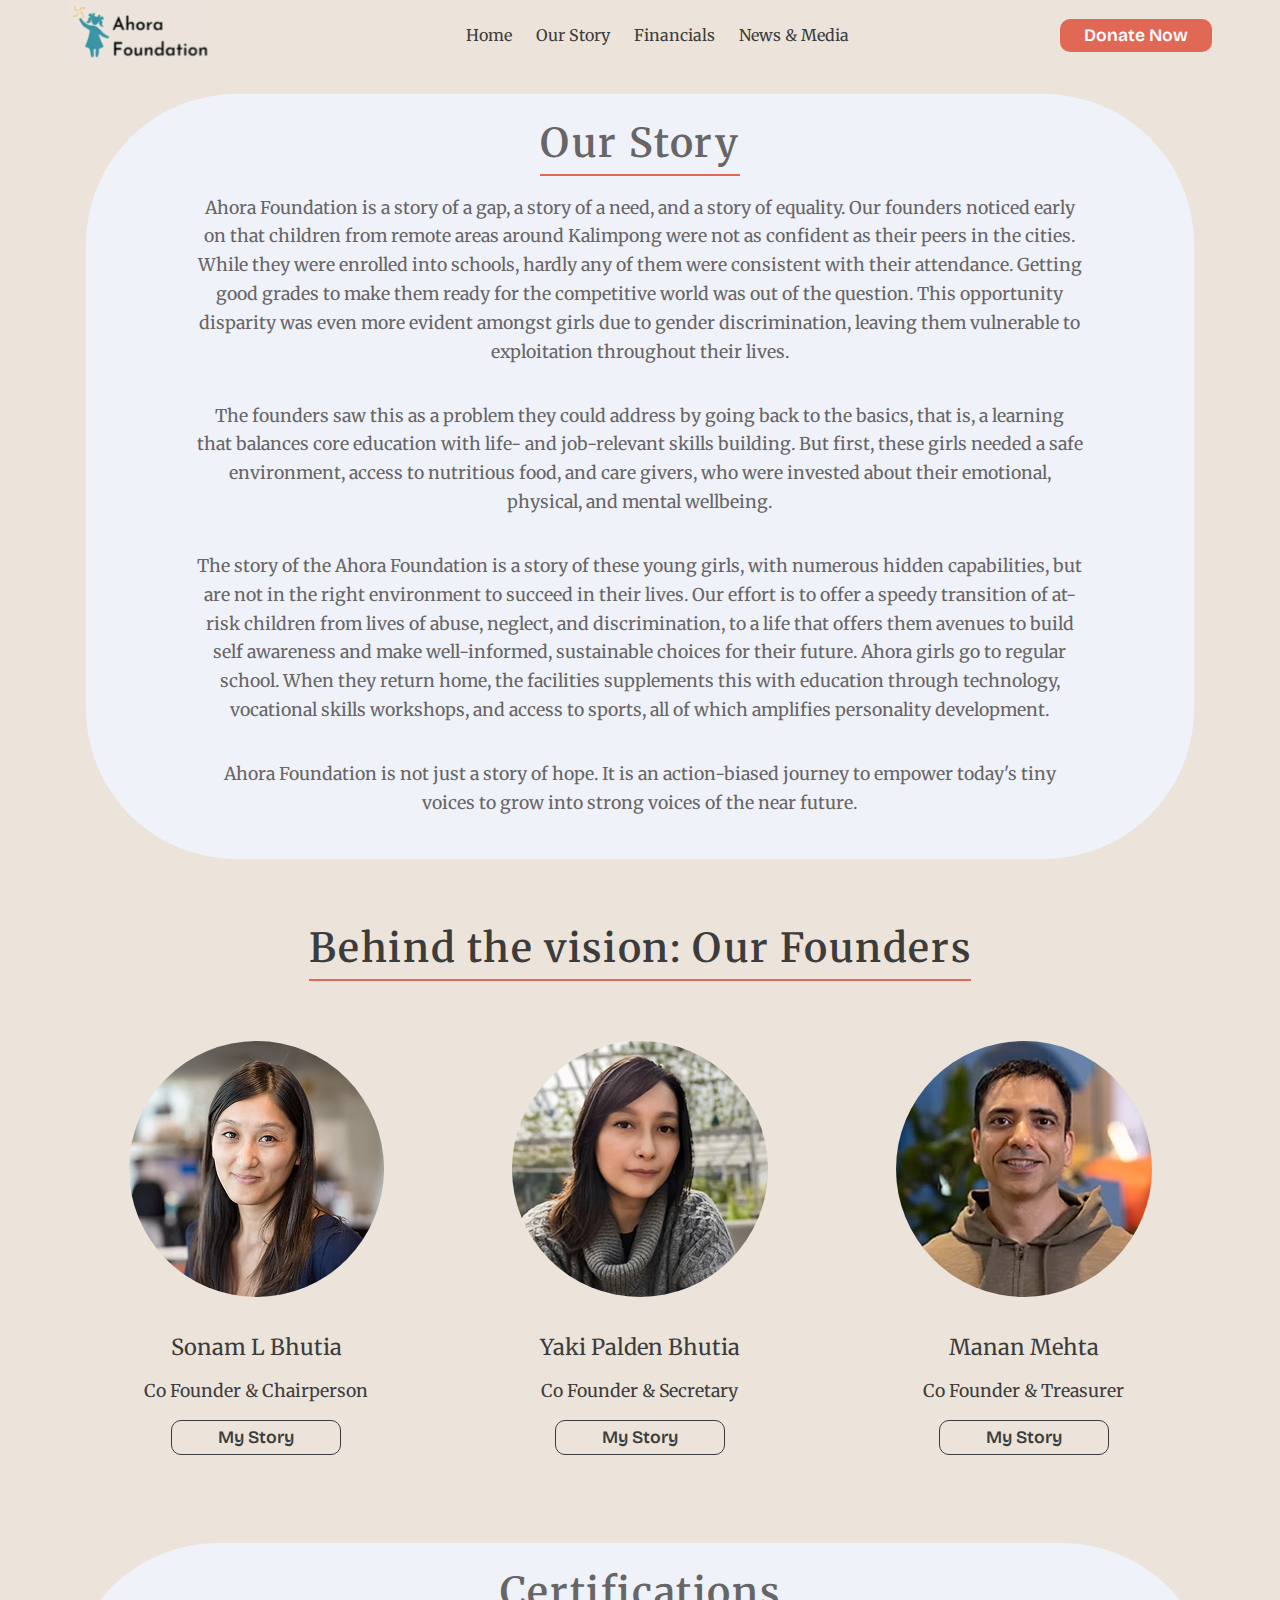
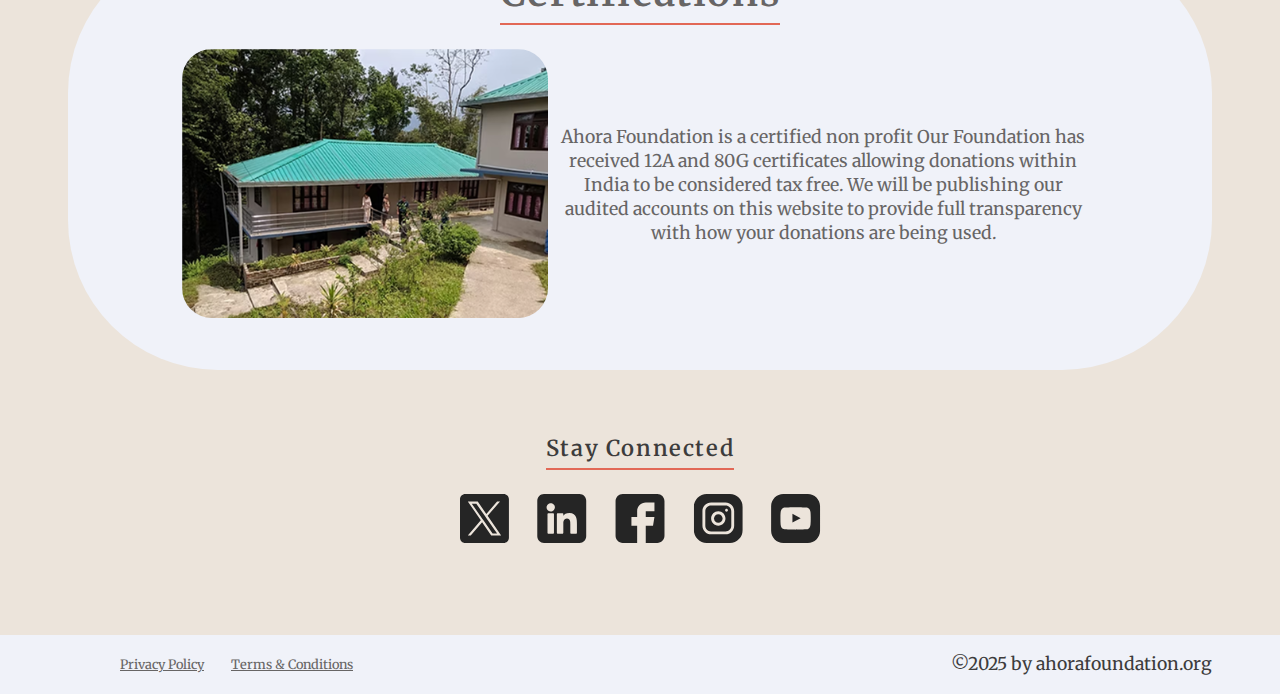
<file: aboutus.html>
<!DOCTYPE html>
<html lang="en">
  <head>
    <meta charset="UTF-8" />
    <meta name="viewport" content="width=device-width, initial-scale=1.0" />
    <link rel="preconnect" href="https://fonts.googleapis.com" />
    <link rel="preconnect" href="https://fonts.gstatic.com" crossorigin />
    <link
      href="https://fonts.googleapis.com/css2?family=Bricolage+Grotesque:opsz,wght@12..96,200..800&family=Merriweather:ital,opsz,wght@0,18..144,300..900;1,18..144,300..900&display=swap"
      rel="stylesheet"
    />
    <link rel="stylesheet" href="styles.css" />
    <title>Ahora Foundation - About Us</title>
  </head>
  <body>
    <nav class="navbar">
      <div class="container">
        <img src="assets/logo.svg" alt="Ahora Foundation Logo" id="logo" />
        <ul>
          <li><a href="index.html">Home</a></li>
          <li><a href="aboutus.html">Our Story</a></li>
          <li><a href="financials.html">Financials</a></li>
          <li><a href="#">News & Media</a></li>
        </ul>
        <a href="donate.html"
          ><button class="btn-primary">Donate Now</button></a
        >
      </div>
    </nav>
    <main>
      <div class="aboutusstory">
        <div class="container white-container">
          <h3 class="subtitle">Our Story</h3>
          <p>
            Ahora Foundation is a story of a gap, a story of a need, and a story
            of equality. Our founders noticed early on that children from remote
            areas around Kalimpong were not as confident as their peers in the
            cities. While they were enrolled into schools, hardly any of them
            were consistent with their attendance. Getting good grades to make
            them ready for the competitive world was out of the question. This
            opportunity disparity was even more evident amongst girls due to
            gender discrimination, leaving them vulnerable to exploitation
            throughout their lives.
          </p>
          <p>
            The founders saw this as a problem they could address by going back
            to the basics, that is, a learning that balances core education with
            life- and job-relevant skills building. But first, these girls
            needed a safe environment, access to nutritious food, and care
            givers, who were invested about their emotional, physical, and
            mental wellbeing.
          </p>
          <p>
            The story of the Ahora Foundation is a story of these young girls,
            with numerous hidden capabilities, but are not in the right
            environment to succeed in their lives. Our effort is to offer a
            speedy transition of at-risk children from lives of abuse, neglect,
            and discrimination, to a life that offers them avenues to build self
            awareness and make well-informed, sustainable choices for their
            future. Ahora girls go to regular school. When they return home, the
            facilities supplements this with education through technology,
            vocational skills workshops, and access to sports, all of which
            amplifies personality development.
          </p>
          <p>
            Ahora Foundation is not just a story of hope. It is an action-biased
            journey to empower today's tiny voices to grow into strong voices of
            the near future.
          </p>
        </div>
      </div>
      <div class="aboutusfounders">
        <div class="container">
          <h3 class="subtitle">Behind the vision: Our Founders</h3>

          <div class="aboutusfounderstory">
            <img src="assets/sonam.png" alt="Sonam" id="sonamphoto" />
            <h4 id="sonamname">Sonam L Bhutia</h4>
            <p id="sonamtitle">Co Founder & Chairperson</p>
            <a href="sonam.html"
              ><button class="btn-secondary" id="btn-sonam">My Story</button></a
            >
            <img src="assets/yaki.png" alt="Yaki" id="yakiphoto" />
            <h4 id="yakiname">Yaki Palden Bhutia</h4>
            <p id="yakititle">Co Founder & Secretary</p>
            <button class="btn-secondary" id="btn-yaki">My Story</button>
            <img src="assets/manan.png" alt="Manan" id="mananphoto" />
            <h4 id="mananname">Manan Mehta</h4>
            <p id="manantitle">Co Founder & Treasurer</p>
            <button class="btn-secondary" id="btn-manan">My Story</button>
          </div>
        </div>
      </div>
      <div class="certifications">
        <div class="container white-container">
          <h3 class="subtitle">Certifications</h3>
          <div class="two-columns">
            <div class="col-left">
              <img src="assets/foundation.png" alt="Foundation View" />
            </div>
            <div class="col-right">
              <p>
                Ahora Foundation is a certified non profit Our Foundation has
                received 12A and 80G certificates allowing donations within
                India to be considered tax free. We will be publishing our
                audited accounts on this website to provide full transparency
                with how your donations are being used.
              </p>
            </div>
          </div>
        </div>
      </div>
      <div class="connect">
        <div class="container">
          <h4 class="subtitle">Stay Connected</h4>
          <h3 id="connect-share">Connect. Share. Transform Lives</h3>
          <form action="#" id="connect-form">
            <input
              type="text"
              name="email"
              id="email"
              placeholder="Email Address"
            />
            <button type="submit" class="btn-primary">Join Us</button>
          </form>
          <div class="icons">
            <img src="assets/twitter-icon.svg" alt="Twitter Logo" />
            <img src="assets/linkedin-icon.svg" alt="Linkedin logo" />
            <img src="assets/facebook-icon.svg" alt="Facebook logo" />
            <img src="assets/insta-icon.svg" alt="Instagram Logo" />
            <img src="assets/youtube-icon.svg" alt="Youtube logo" />
          </div>
        </div>
      </div>
      <footer>
        <div class="container">
          <ul>
            <li><a href="#">Privacy Policy</a></li>
            <li><a href="#">Terms & Conditions</a></li>
          </ul>
          <p>©2025 by ahorafoundation.org</p>
        </div>
      </footer>
    </main>
  </body>
</html>
</file>
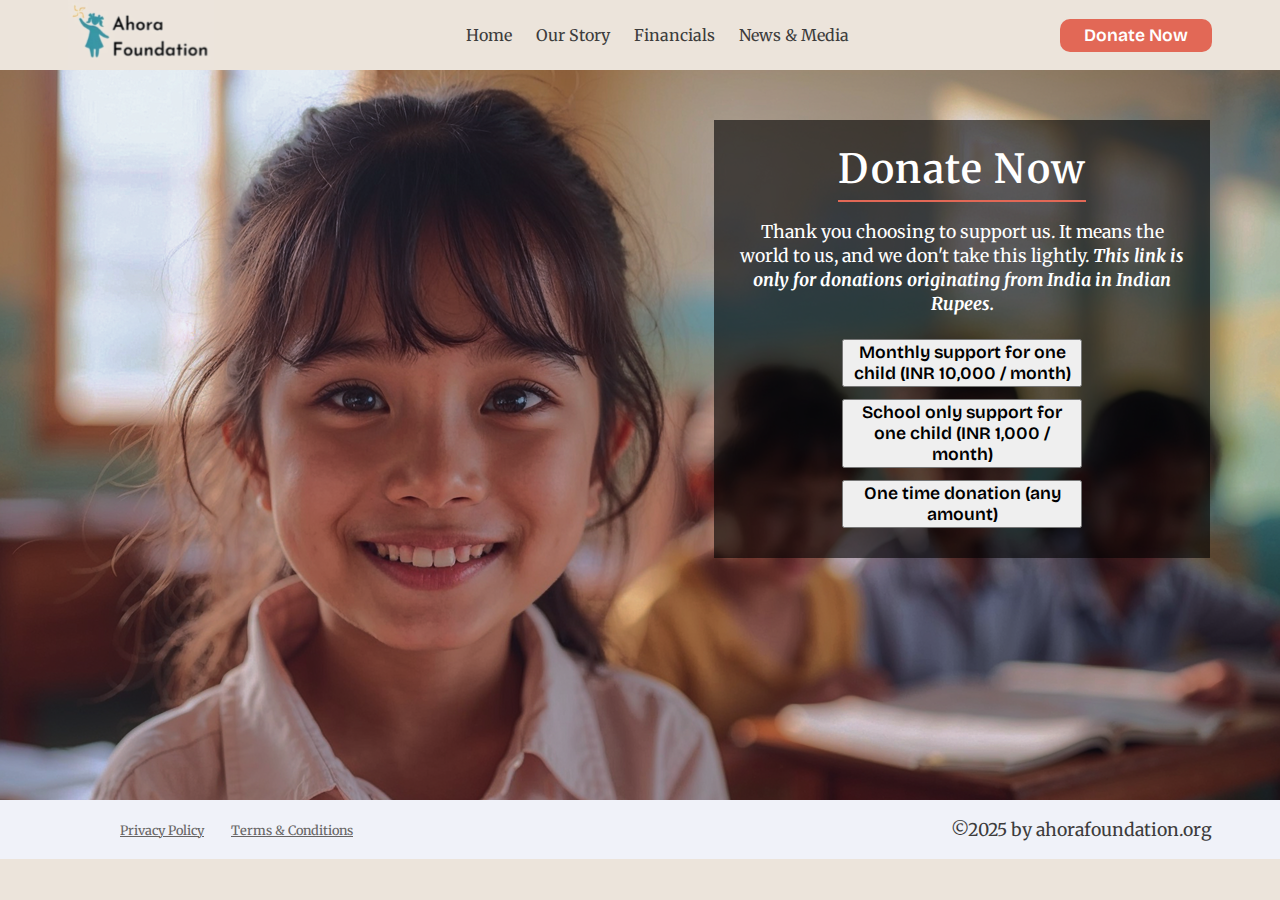
<file: donate.html>
<!DOCTYPE html>
<html lang="en">
  <head>
    <meta charset="UTF-8" />
    <meta name="viewport" content="width=device-width, initial-scale=1.0" />
    <link rel="preconnect" href="https://fonts.googleapis.com" />
    <link rel="preconnect" href="https://fonts.gstatic.com" crossorigin />
    <link
      href="https://fonts.googleapis.com/css2?family=Bricolage+Grotesque:opsz,wght@12..96,200..800&family=Merriweather:ital,opsz,wght@0,18..144,300..900;1,18..144,300..900&display=swap"
      rel="stylesheet"
    />
    <link rel="stylesheet" href="styles.css" />
    <title>Ahora Foundation</title>
  </head>
  <body>
    <nav class="navbar">
      <div class="container">
        <img src="assets/logo.svg" alt="Ahora Foundation Logo" id="logo" />
        <ul>
          <li><a href="index.html">Home</a></li>
          <li><a href="aboutus.html">Our Story</a></li>
          <li><a href="financials.html">Financials</a></li>
          <li><a href="#">News & Media</a></li>
        </ul>
        <a href="donate.html"
          ><button class="btn-primary">Donate Now</button></a
        >
      </div>
    </nav>
    <main>
      <div class="donatebanner">
        <div class="container">
          <img src="assets/bannerdonate.png" alt="Child" id="bannerdonate" />
          <div class="paymentlinks">
            <h3 class="subtitle">Donate Now</h3>
            <p>
              Thank you choosing to support us. It means the world to us, and we
              don't take this lightly.
              <em
                ><b
                  >This link is only for donations originating from India in
                  Indian Rupees.</b
                ></em
              >
            </p>
            <a href="https://rzp.io/rzp/wvrsNmM"
              ><button class="donate">
                Monthly support for one child (INR 10,000 / month)
              </button></a
            >
            <a href="https://rzp.io/rzp/rXbVvZu"
              ><button class="donate">
                School only support for one child (INR 1,000 / month)
              </button></a
            >
            <a href="https://rzp.io/rzp/mRddEfhj"
              ><button class="donate">One time donation (any amount)</button></a
            >
          </div>
        </div>
      </div>
      <footer>
        <div class="container">
          <ul>
            <li><a href="#">Privacy Policy</a></li>
            <li><a href="#">Terms & Conditions</a></li>
          </ul>
          <p>©2025 by ahorafoundation.org</p>
        </div>
      </footer>
    </main>
  </body>
</html>
</file>
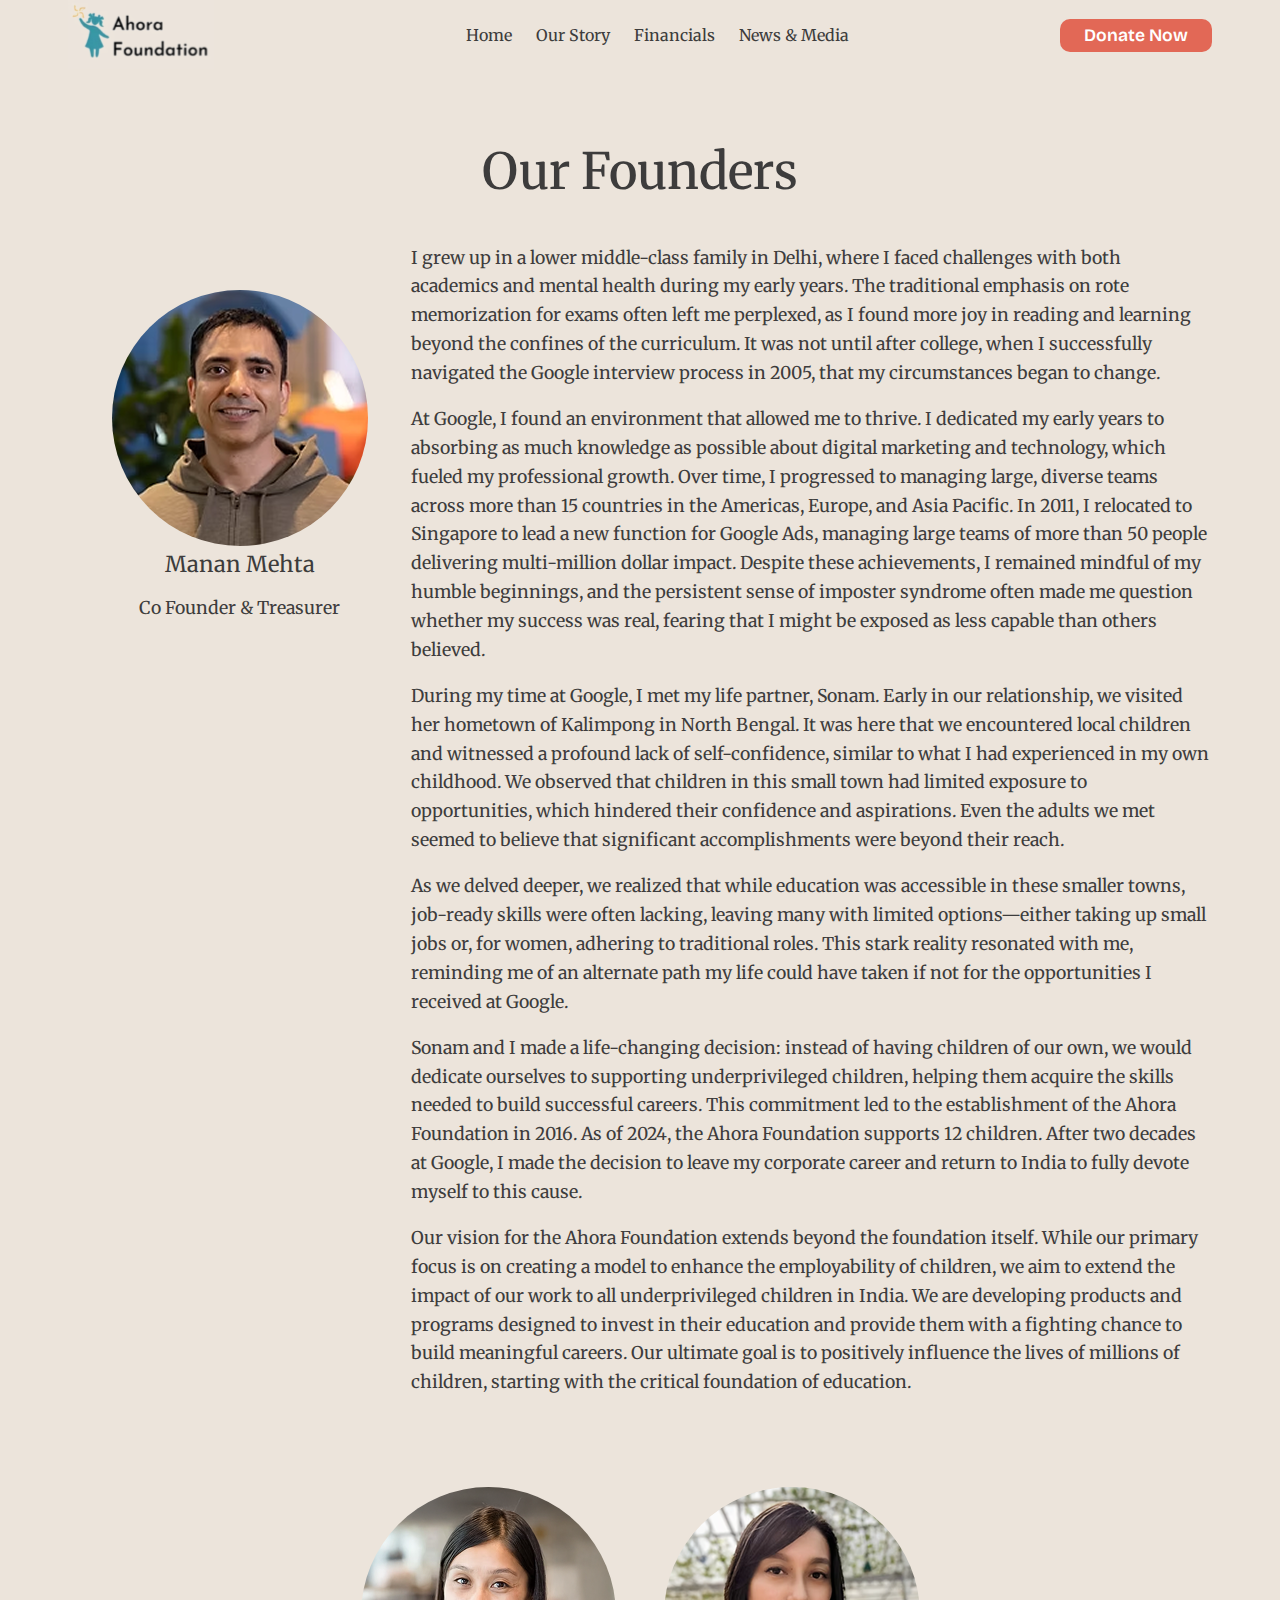
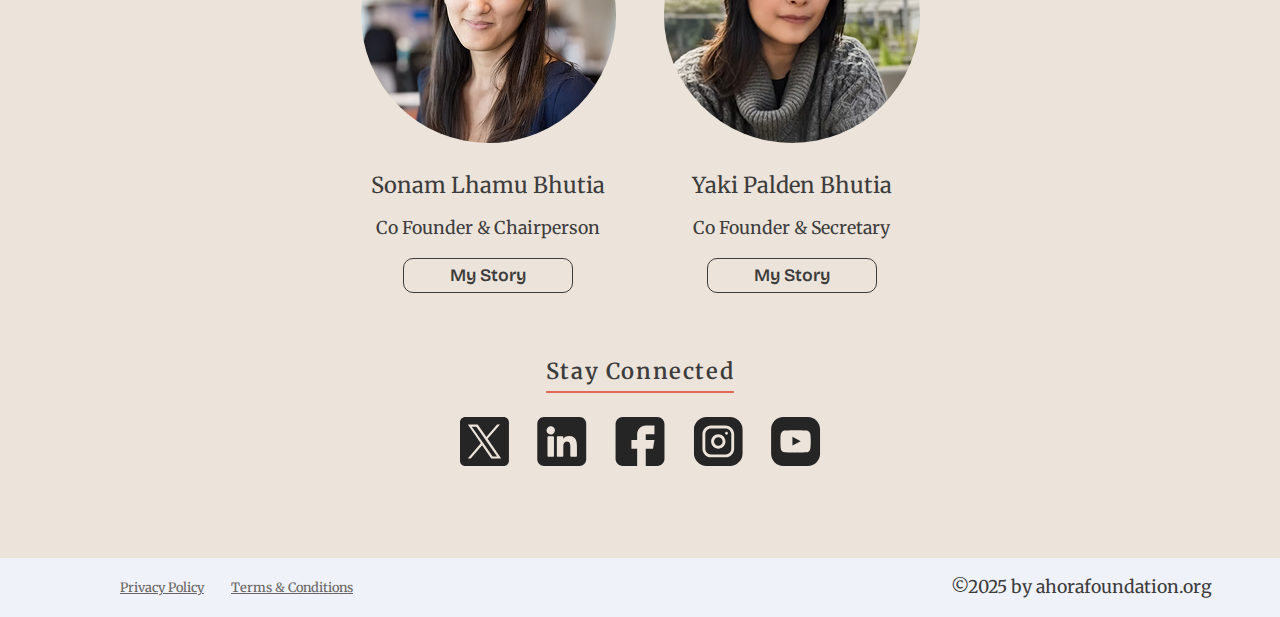
<file: manan.html>
<!DOCTYPE html>
<html lang="en">
  <head>
    <meta charset="UTF-8" />
    <meta name="viewport" content="width=device-width, initial-scale=1.0" />
    <link rel="preconnect" href="https://fonts.googleapis.com" />
    <link rel="preconnect" href="https://fonts.gstatic.com" crossorigin />
    <link
      href="https://fonts.googleapis.com/css2?family=Bricolage+Grotesque:opsz,wght@12..96,200..800&family=Merriweather:ital,opsz,wght@0,18..144,300..900;1,18..144,300..900&display=swap"
      rel="stylesheet"
    />
    <link rel="stylesheet" href="styles.css" />
    <title>Ahora Foundation - Founder Profile - Sonam</title>
  </head>
  <body>
    <nav class="navbar">
      <div class="container">
        <img src="assets/logo.svg" alt="Ahora Foundation Logo" id="logo" />
        <ul>
          <li><a href="index.html">Home</a></li>
          <li><a href="aboutus.html">Our Story</a></li>
          <li><a href="financials.html">Financials</a></li>
          <li><a href="#">News & Media</a></li>
        </ul>
        <a href="donate.html"
          ><button class="btn-primary">Donate Now</button></a
        >
      </div>
    </nav>
    <main>
      <div class="founder">
        <div class="container">
          <h1>Our Founders</h1>
          <div class="two-columns">
            <div class="col-left">
              <img src="assets/manan.png" alt="Manan" />
              <h4>Manan Mehta</h4>
              <p>Co Founder & Treasurer</p>
            </div>
            <div class="col-right">
              <p>
                I grew up in a lower middle-class family in Delhi, where I faced
                challenges with both academics and mental health during my early
                years. The traditional emphasis on rote memorization for exams
                often left me perplexed, as I found more joy in reading and
                learning beyond the confines of the curriculum. It was not until
                after college, when I successfully navigated the Google
                interview process in 2005, that my circumstances began to
                change.
              </p>
              <p>
                At Google, I found an environment that allowed me to thrive. I
                dedicated my early years to absorbing as much knowledge as
                possible about digital marketing and technology, which fueled my
                professional growth. Over time, I progressed to managing large,
                diverse teams across more than 15 countries in the Americas,
                Europe, and Asia Pacific. In 2011, I relocated to Singapore to
                lead a new function for Google Ads, managing large teams of more
                than 50 people delivering multi-million dollar impact. Despite
                these achievements, I remained mindful of my humble beginnings,
                and the persistent sense of imposter syndrome often made me
                question whether my success was real, fearing that I might be
                exposed as less capable than others believed.
              </p>
              <p>
                During my time at Google, I met my life partner, Sonam. Early in
                our relationship, we visited her hometown of Kalimpong in North
                Bengal. It was here that we encountered local children and
                witnessed a profound lack of self-confidence, similar to what I
                had experienced in my own childhood. We observed that children
                in this small town had limited exposure to opportunities, which
                hindered their confidence and aspirations. Even the adults we
                met seemed to believe that significant accomplishments were
                beyond their reach.
              </p>
              <p>
                As we delved deeper, we realized that while education was
                accessible in these smaller towns, job-ready skills were often
                lacking, leaving many with limited options—either taking up
                small jobs or, for women, adhering to traditional roles. This
                stark reality resonated with me, reminding me of an alternate
                path my life could have taken if not for the opportunities I
                received at Google.
              </p>
              <p>
                Sonam and I made a life-changing decision: instead of having
                children of our own, we would dedicate ourselves to supporting
                underprivileged children, helping them acquire the skills needed
                to build successful careers. This commitment led to the
                establishment of the Ahora Foundation in 2016. As of 2024, the
                Ahora Foundation supports 12 children. After two decades at
                Google, I made the decision to leave my corporate career and
                return to India to fully devote myself to this cause.
              </p>
              <p>
                Our vision for the Ahora Foundation extends beyond the
                foundation itself. While our primary focus is on creating a
                model to enhance the employability of children, we aim to extend
                the impact of our work to all underprivileged children in India.
                We are developing products and programs designed to invest in
                their education and provide them with a fighting chance to build
                meaningful careers. Our ultimate goal is to positively influence
                the lives of millions of children, starting with the critical
                foundation of education.
              </p>
            </div>
          </div>
        </div>
      </div>
      <div class="other-founders">
        <div class="container">
          <div class="two-columns">
            <div class="col-left">
              <img src="assets/sonam.png" alt="Sonam" id="sonamphoto" />
              <h4 id="sonamname">Sonam Lhamu Bhutia</h4>
              <p id="sonamtitle">Co Founder & Chairperson</p>
              <a href="sonam.html"
                ><button class="btn-secondary" id="btn-sonam">My Story</button>
              </a>
            </div>
            <div class="col-right">
              <img src="assets/yaki.png" alt="yaki" id="yakiphoto" />
              <h4 id="yakiname">Yaki Palden Bhutia</h4>
              <p id="yakititle">Co Founder & Secretary</p>
              <a href="yaki.html"
                ><button class="btn-secondary" id="btn-yaki">My Story</button>
              </a>
            </div>
          </div>
        </div>
      </div>

      <div class="connect">
        <div class="container">
          <h4 class="subtitle">Stay Connected</h4>
          <h3 id="connect-share">Connect. Share. Transform Lives</h3>
          <form action="#" id="connect-form">
            <input
              type="text"
              name="email"
              id="email"
              placeholder="Email Address"
            />
            <button type="submit" class="btn-primary">Join Us</button>
          </form>
          <div class="icons">
            <img src="assets/twitter-icon.svg" alt="Twitter Logo" />
            <img src="assets/linkedin-icon.svg" alt="Linkedin logo" />
            <img src="assets/facebook-icon.svg" alt="Facebook logo" />
            <img src="assets/insta-icon.svg" alt="Instagram Logo" />
            <img src="assets/youtube-icon.svg" alt="Youtube logo" />
          </div>
        </div>
      </div>
      <footer>
        <div class="container">
          <ul>
            <li><a href="#">Privacy Policy</a></li>
            <li><a href="#">Terms & Conditions</a></li>
          </ul>
          <p>©2025 by ahorafoundation.org</p>
        </div>
      </footer>
    </main>
  </body>
</html>
</file>
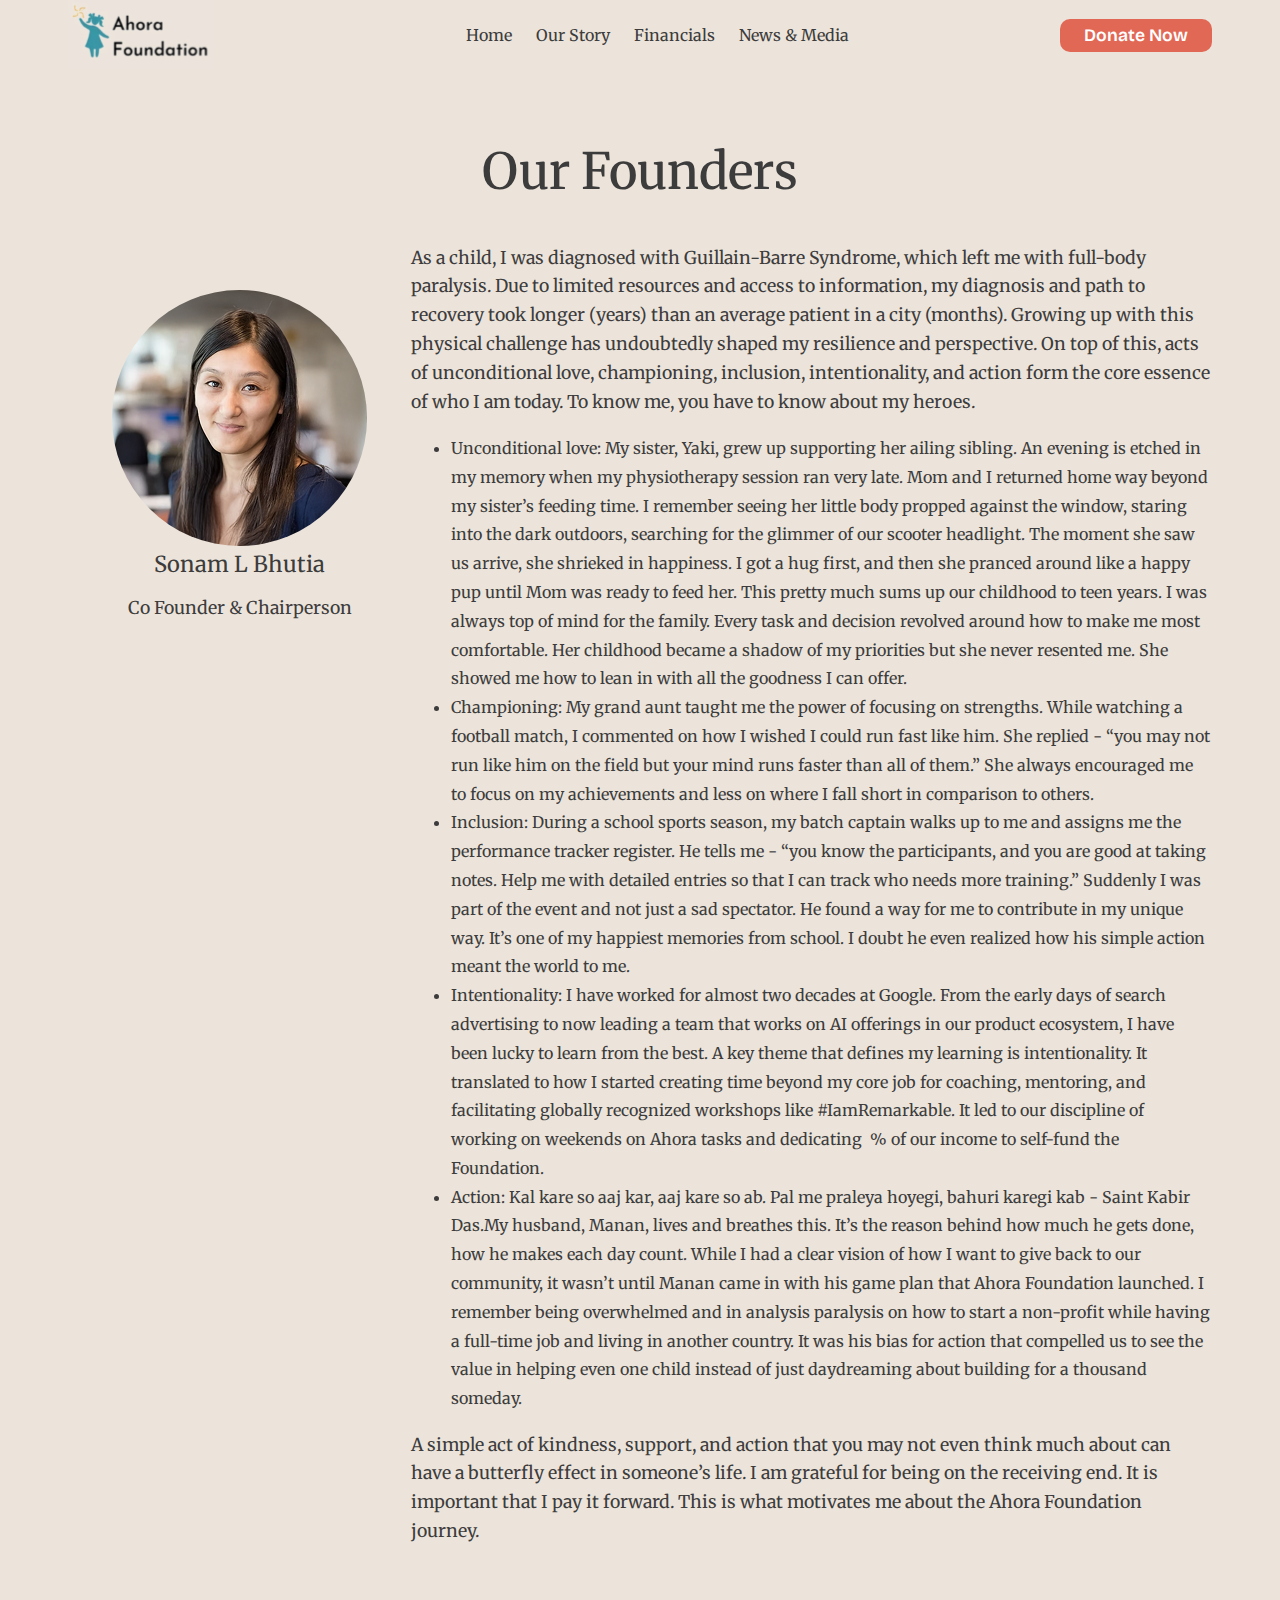
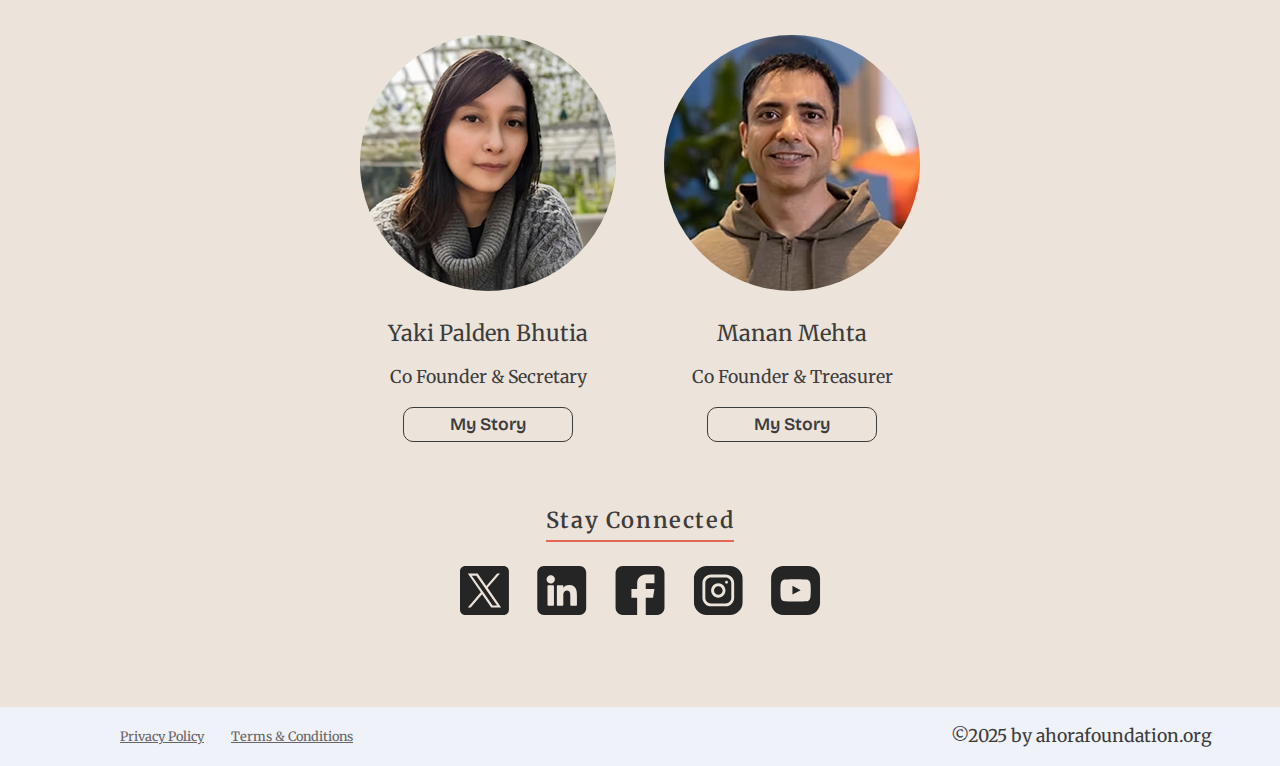
<file: sonam.html>
<!DOCTYPE html>
<html lang="en">
  <head>
    <meta charset="UTF-8" />
    <meta name="viewport" content="width=device-width, initial-scale=1.0" />
    <link rel="preconnect" href="https://fonts.googleapis.com" />
    <link rel="preconnect" href="https://fonts.gstatic.com" crossorigin />
    <link
      href="https://fonts.googleapis.com/css2?family=Bricolage+Grotesque:opsz,wght@12..96,200..800&family=Merriweather:ital,opsz,wght@0,18..144,300..900;1,18..144,300..900&display=swap"
      rel="stylesheet"
    />
    <link rel="stylesheet" href="styles.css" />
    <title>Ahora Foundation - Founder Profile - Sonam</title>
  </head>
  <body>
    <nav class="navbar">
      <div class="container">
        <img src="assets/logo.svg" alt="Ahora Foundation Logo" id="logo" />
        <ul>
          <li><a href="index.html">Home</a></li>
          <li><a href="aboutus.html">Our Story</a></li>
          <li><a href="financials.html">Financials</a></li>
          <li><a href="#">News & Media</a></li>
        </ul>
        <a href="donate.html"
          ><button class="btn-primary">Donate Now</button></a
        >
      </div>
    </nav>
    <main>
      <div class="founder">
        <div class="container">
          <h1>Our Founders</h1>
          <div class="two-columns">
            <div class="col-left">
              <img src="assets/sonam.png" alt="Sonam" />
              <h4>Sonam L Bhutia</h4>
              <p>Co Founder & Chairperson</p>
            </div>
            <div class="col-right">
              <p>
                As a child, I was diagnosed with Guillain-Barre Syndrome, which
                left me with full-body paralysis. Due to limited resources and
                access to information, my diagnosis and path to recovery took
                longer (years) than an average patient in a city (months).
                Growing up with this physical challenge has undoubtedly shaped
                my resilience and perspective. On top of this, acts of
                unconditional love, championing, inclusion, intentionality, and
                action form the core essence of who I am today. To know me, you
                have to know about my heroes.
              </p>
              <p></p>
              <ul>
                <li>
                  Unconditional love: My sister, Yaki, grew up supporting her
                  ailing sibling. An evening is etched in my memory when my
                  physiotherapy session ran very late. Mom and I returned home
                  way beyond my sister’s feeding time. I remember seeing her
                  little body propped against the window, staring into the dark
                  outdoors, searching for the glimmer of our scooter headlight.
                  The moment she saw us arrive, she shrieked in happiness. I got
                  a hug first, and then she pranced around like a happy pup
                  until Mom was ready to feed her. This pretty much sums up our
                  childhood to teen years. I was always top of mind for the
                  family. Every task and decision revolved around how to make me
                  most comfortable. Her childhood became a shadow of my
                  priorities but she never resented me. She showed me how to
                  lean in with all the goodness I can offer.
                </li>
                <li>
                  Championing: My grand aunt taught me the power of focusing on
                  strengths. While watching a football match, I commented on how
                  I wished I could run fast like him. She replied - “you may not
                  run like him on the field but your mind runs faster than all
                  of them.” She always encouraged me to focus on my achievements
                  and less on where I fall short in comparison to others. 
                </li>
                <li>
                  Inclusion: During a school sports season, my batch captain
                  walks up to me and assigns me the performance tracker
                  register. He tells me - “you know the participants, and you
                  are good at taking notes. Help me with detailed entries so
                  that I can track who needs more training.” Suddenly I was part
                  of the event and not just a sad spectator. He found a way for
                  me to contribute in my unique way. It’s one of my happiest
                  memories from school. I doubt he even realized how his simple
                  action meant the world to me.
                </li>
                <li>
                  Intentionality: I have worked for almost two decades at
                  Google. From the early days of search advertising to now
                  leading a team that works on AI offerings in our product
                  ecosystem, I have been lucky to learn from the best. A key
                  theme that defines my learning is intentionality. It
                  translated to how I started creating time beyond my core job
                  for coaching, mentoring, and facilitating globally recognized
                  workshops like #IamRemarkable. It led to our discipline of
                  working on weekends on Ahora tasks and dedicating  % of our
                  income to self-fund the Foundation. 
                </li>
                <li>
                  Action: Kal kare so aaj kar, aaj kare so ab. Pal me praleya
                  hoyegi, bahuri karegi kab - Saint Kabir Das.My husband, Manan,
                  lives and breathes this. It’s the reason behind how much he
                  gets done, how he makes each day count. While I had a clear
                  vision of how I want to give back to our community, it wasn’t
                  until Manan came in with his game plan that Ahora Foundation
                  launched. I remember being overwhelmed and in analysis
                  paralysis on how to start a non-profit while having a
                  full-time job and living in another country. It was his bias
                  for action that compelled us to see the value in helping even
                  one child instead of just daydreaming about building for a
                  thousand someday.
                </li>
              </ul>

              <p>
                A simple act of kindness, support, and action that you may not
                even think much about can have a butterfly effect in someone’s
                life. I am grateful for being on the receiving end. It is
                important that I pay it forward. This is what motivates me about
                the Ahora Foundation journey.
              </p>
            </div>
          </div>
        </div>
      </div>
      <div class="other-founders">
        <div class="container">
          <div class="two-columns">
            <div class="col-left">
              <img src="assets/yaki.png" alt="Yaki" id="yakiphoto" />
              <h4 id="yakiname">Yaki Palden Bhutia</h4>
              <p id="yakititle">Co Founder & Secretary</p>
              <a href="yaki.html"
                ><button class="btn-secondary" id="btn-yaki">
                  My Story
                </button></a
              >
            </div>
            <div class="col-right">
              <img src="assets/manan.png" alt="Manan" id="mananphoto" />
              <h4 id="mananname">Manan Mehta</h4>
              <p id="manantitle">Co Founder & Treasurer</p>
              <a href="manan.html"
                ><button class="btn-secondary" id="btn-manan">My Story</button>
              </a>
            </div>
          </div>
        </div>
      </div>

      <div class="connect">
        <div class="container">
          <h4 class="subtitle">Stay Connected</h4>
          <h3 id="connect-share">Connect. Share. Transform Lives</h3>
          <form action="#" id="connect-form">
            <input
              type="text"
              name="email"
              id="email"
              placeholder="Email Address"
            />
            <button type="submit" class="btn-primary">Join Us</button>
          </form>
          <div class="icons">
            <img src="assets/twitter-icon.svg" alt="Twitter Logo" />
            <img src="assets/linkedin-icon.svg" alt="Linkedin logo" />
            <img src="assets/facebook-icon.svg" alt="Facebook logo" />
            <img src="assets/insta-icon.svg" alt="Instagram Logo" />
            <img src="assets/youtube-icon.svg" alt="Youtube logo" />
          </div>
        </div>
      </div>
      <footer>
        <div class="container">
          <ul>
            <li><a href="#">Privacy Policy</a></li>
            <li><a href="#">Terms & Conditions</a></li>
          </ul>
          <p>©2025 by ahorafoundation.org</p>
        </div>
      </footer>
    </main>
  </body>
</html>
</file>
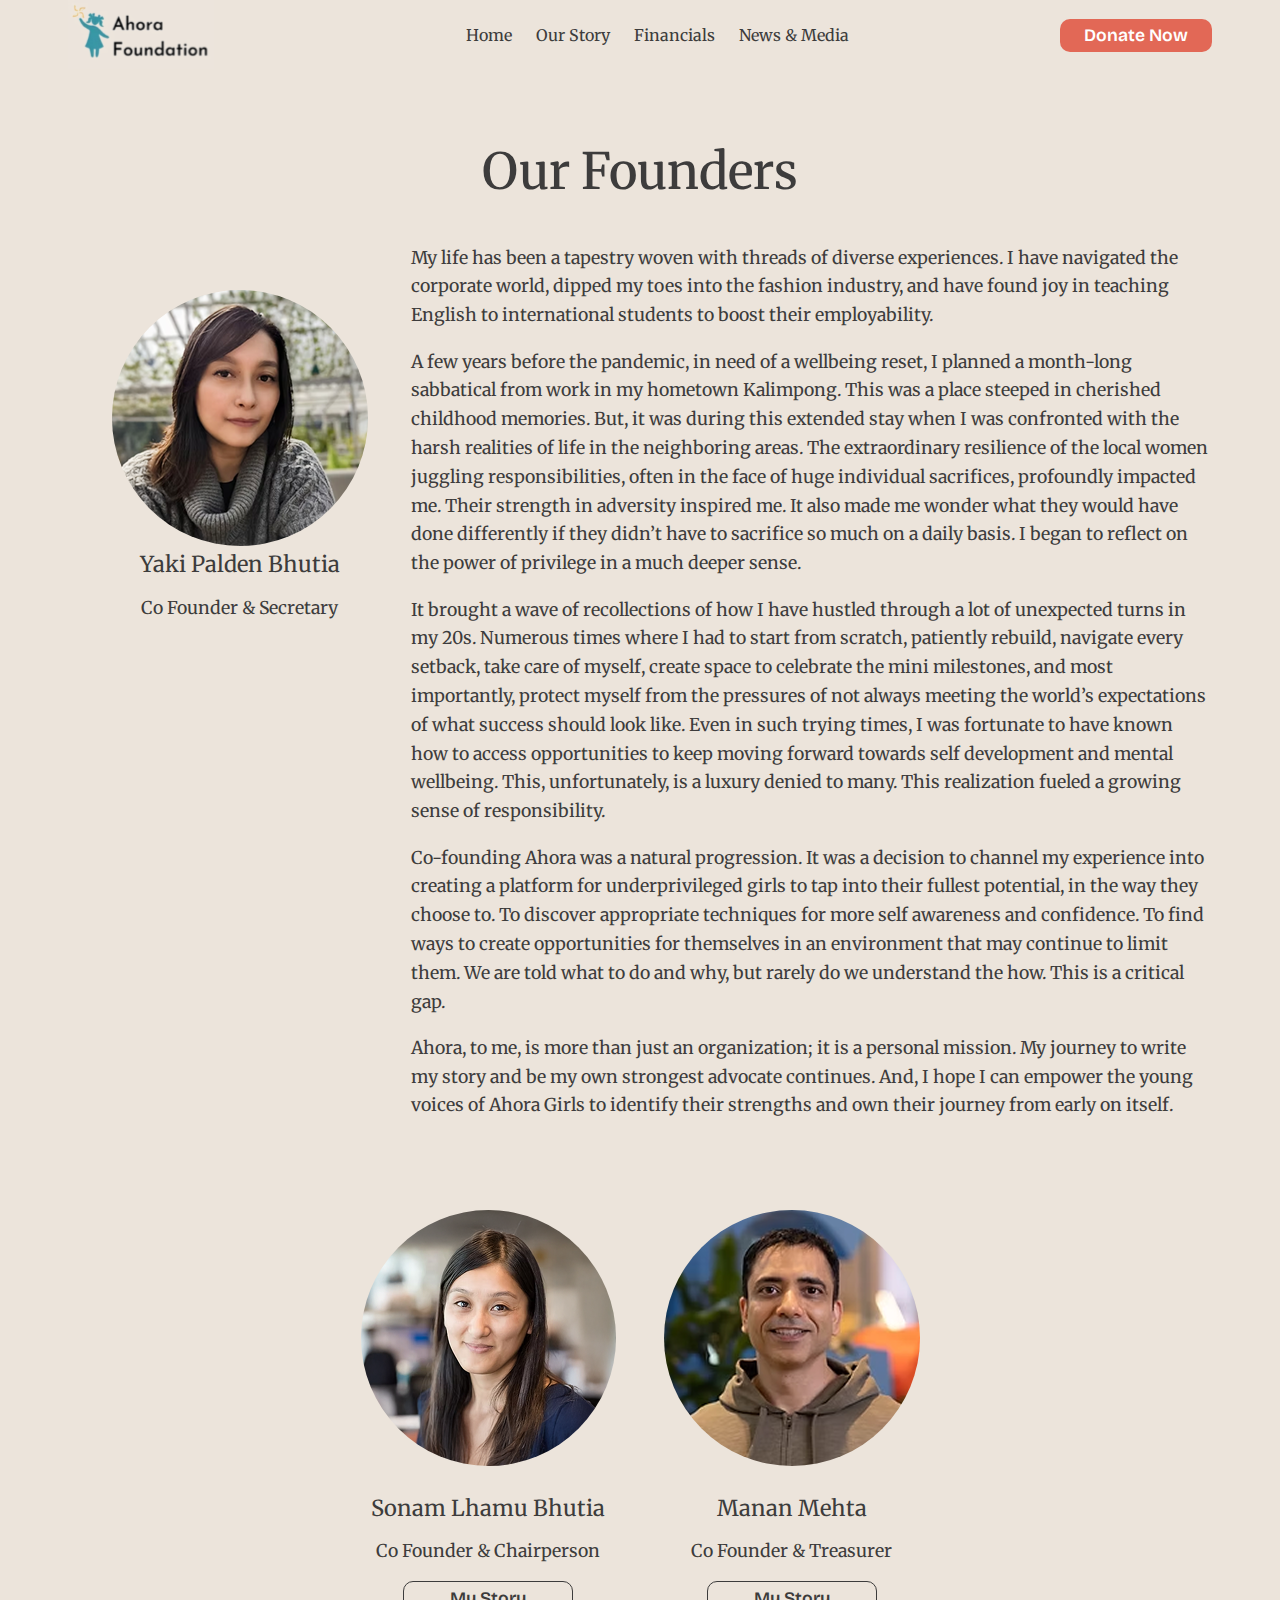
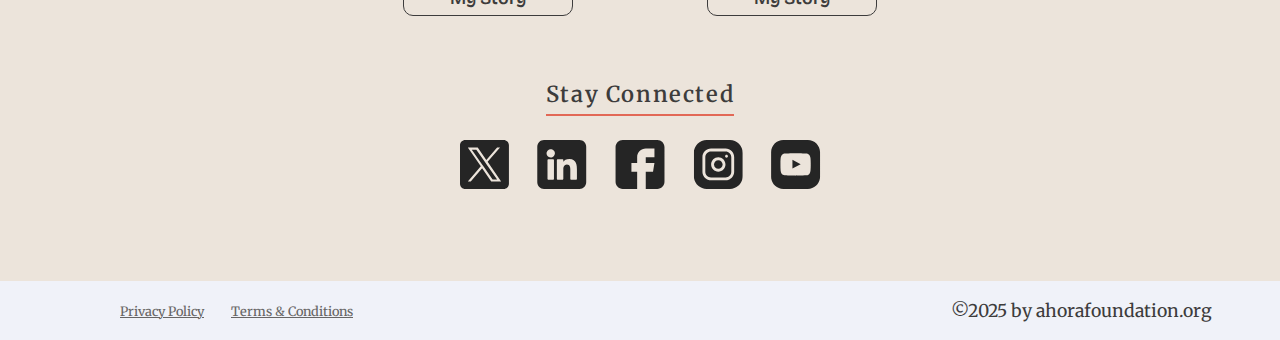
<file: yaki.html>
<!DOCTYPE html>
<html lang="en">
  <head>
    <meta charset="UTF-8" />
    <meta name="viewport" content="width=device-width, initial-scale=1.0" />
    <link rel="preconnect" href="https://fonts.googleapis.com" />
    <link rel="preconnect" href="https://fonts.gstatic.com" crossorigin />
    <link
      href="https://fonts.googleapis.com/css2?family=Bricolage+Grotesque:opsz,wght@12..96,200..800&family=Merriweather:ital,opsz,wght@0,18..144,300..900;1,18..144,300..900&display=swap"
      rel="stylesheet"
    />
    <link rel="stylesheet" href="styles.css" />
    <title>Ahora Foundation - Founder Profile - Sonam</title>
  </head>
  <body>
    <nav class="navbar">
      <div class="container">
        <img src="assets/logo.svg" alt="Ahora Foundation Logo" id="logo" />
        <ul>
          <li><a href="index.html">Home</a></li>
          <li><a href="aboutus.html">Our Story</a></li>
          <li><a href="financials.html">Financials</a></li>
          <li><a href="#">News & Media</a></li>
        </ul>
        <a href="donate.html"
          ><button class="btn-primary">Donate Now</button></a
        >
      </div>
    </nav>
    <main>
      <div class="founder">
        <div class="container">
          <h1>Our Founders</h1>
          <div class="two-columns">
            <div class="col-left">
              <img src="assets/yaki.png" alt="Yaki" />
              <h4>Yaki Palden Bhutia</h4>
              <p>Co Founder & Secretary</p>
            </div>
            <div class="col-right">
              <p>
                My life has been a tapestry woven with threads of diverse
                experiences. I have navigated the corporate world, dipped my
                toes into the fashion industry, and have found joy in teaching
                English to international students to boost their employability.
              </p>
              <p>
                A few years before the pandemic, in need of a wellbeing reset, I
                planned a month-long sabbatical from work in my hometown
                Kalimpong. This was a place steeped in cherished childhood
                memories. But, it was during this extended stay when I was
                confronted with the harsh realities of life in the neighboring
                areas. The extraordinary resilience of the local women juggling
                responsibilities, often in the face of huge individual
                sacrifices, profoundly impacted me. Their strength in adversity
                inspired me. It also made me wonder what they would have done
                differently if they didn’t have to sacrifice so much on a daily
                basis. I began to reflect on the power of privilege in a much
                deeper sense. 
              </p>
              <p>
                It brought a wave of recollections of how I have hustled through
                a lot of unexpected turns in my 20s. Numerous times where I had
                to start from scratch, patiently rebuild, navigate every
                setback, take care of myself, create space to celebrate the mini
                milestones, and most importantly, protect myself from the
                pressures of not always meeting the world’s expectations of what
                success should look like. Even in such trying times, I was
                fortunate to have known how to access opportunities to keep
                moving forward towards self development and mental wellbeing.
                This, unfortunately, is a luxury denied to many. This
                realization fueled a growing sense of responsibility. 
              </p>
              <p>
                Co-founding Ahora was a natural progression. It was a decision
                to channel my experience into creating a platform for
                underprivileged girls to tap into their fullest potential, in
                the way they choose to. To discover appropriate techniques for
                more self awareness and confidence. To find ways to create
                opportunities for themselves in an environment that may continue
                to limit them. We are told what to do and why, but rarely do we
                understand the how. This is a critical gap.
              </p>
              <p>
                Ahora, to me, is more than just an organization; it is a
                personal mission. My journey to write my story and be my own
                strongest advocate continues. And, I hope I can empower the
                young voices of Ahora Girls to identify their strengths and own
                their journey from early on itself.
              </p>
            </div>
          </div>
        </div>
      </div>
      <div class="other-founders">
        <div class="container">
          <div class="two-columns">
            <div class="col-left">
              <img src="assets/sonam.png" alt="Sonam" id="sonamphoto" />
              <h4 id="sonamname">Sonam Lhamu Bhutia</h4>
              <p id="sonamtitle">Co Founder & Chairperson</p>
              <a href="sonam.html"
                ><button class="btn-secondary" id="btn-sonam">My Story</button>
              </a>
            </div>
            <div class="col-right">
              <img src="assets/manan.png" alt="Manan" id="mananphoto" />
              <h4 id="mananname">Manan Mehta</h4>
              <p id="manantitle">Co Founder & Treasurer</p>
              <a href="manan.html"
                ><button class="btn-secondary" id="btn-manan">My Story</button>
              </a>
            </div>
          </div>
        </div>
      </div>

      <div class="connect">
        <div class="container">
          <h4 class="subtitle">Stay Connected</h4>
          <h3 id="connect-share">Connect. Share. Transform Lives</h3>
          <form action="#" id="connect-form">
            <input
              type="text"
              name="email"
              id="email"
              placeholder="Email Address"
            />
            <button type="submit" class="btn-primary">Join Us</button>
          </form>
          <div class="icons">
            <img src="assets/twitter-icon.svg" alt="Twitter Logo" />
            <img src="assets/linkedin-icon.svg" alt="Linkedin logo" />
            <img src="assets/facebook-icon.svg" alt="Facebook logo" />
            <img src="assets/insta-icon.svg" alt="Instagram Logo" />
            <img src="assets/youtube-icon.svg" alt="Youtube logo" />
          </div>
        </div>
      </div>
      <footer>
        <div class="container">
          <ul>
            <li><a href="#">Privacy Policy</a></li>
            <li><a href="#">Terms & Conditions</a></li>
          </ul>
          <p>©2025 by ahorafoundation.org</p>
        </div>
      </footer>
    </main>
  </body>
</html>
</file>
<file: styles.css>
:root {
  /* Fonts and color themes */
  --font-type: "Merriweather", serif;
  --font-type-bolder: "Bricolage Grotesque", sans-serif;
  --primary-color: #ece4db;
  --background-color-light: #f0f2f9;
  --button-primary: #e26856;
  --button-primary-hover: #e0543e;
  --font-color-dark: #3d3c3c;
  --font-color-lighter: grey;
  --font-color-light: white;
  --h1-size: 50px;
  --h2-size: 40px;
  --h3-size: 40px;
  --h4-size: 32px;
  --h5-size: 28px;
  --h6-size: 22px;
  --p-size: 18px;
  --p-height: 26px;
  --h1-height: 108px;
  --h2-height: 75px;
  --subtitle-size: 17px;
  --subtitle-height: 26px;
  --secondary-text-size: 14px;
  --secondary-text-height: 18px;

  /* Spacing */
  --space-sm: 6px;
  --space-md: 12px;
  --space-lg: 24px;
  --space-xl: 48px;
  --space-xxl: 64px;
  --line-height: 1.5rem;

  /* Stylistic choices */
  --button-radius: 10px;
  --button-font-size: 1.1rem;
  --shadow: rgba(0, 0, 0, 0.24) 0px 3px 8px;
}

/* Tag styles */
body {
  font-family: var(--font-type);
  background-color: var(--primary-color);
  color: var(--font-color-dark);
  margin: 0;
  overflow-x: hidden;
}

button {
  font-family: var(--font-type-bolder);
  font-weight: 600;
  font-size: var(--button-font-size);
}

h1 {
  font-family: var(--font-type);
  font-weight: 300;
  font-size: var(--h1-size);
  line-height: var(--h1-height);
  margin: 0;
}

h2 {
  font-family: var(--font-type);
  font-weight: 200;
  font-size: var(--h2-size);
  line-height: var(--h2-height);
  margin: 0;
}

h3 {
  font-family: var(--font-type);
  font-weight: 400;
  font-size: var(--h3-size);
  line-height: var(--h3-height);
  margin: 0;
}

h4 {
  font-family: var(--font-type);
  font-weight: 400;
  font-size: var(--h6-size);
  line-height: var(--h4-height);
  margin: 0;
}

p {
  line-height: var(--line-height);
  font-size: 1.1rem;
}

/* Overall classes for styles */
.container {
  display: flex;
  flex-direction: column;
  justify-content: center;
  align-items: center;
  width: 90%;
  margin: 0 auto;
  max-width: 1144px;
  padding: 0 var(--space-xl);
}

.white-container {
  background-color: var(--background-color-light);
  padding: var(--space-lg) 0;
  border-radius: calc(var(--button-radius) * 15);
  color: #676565;
}

/* Column and card styles */
.two-columns {
  display: flex;
  justify-content: center;
  align-items: center;
}

.col-left {
  width: 50%;
}

.col-right {
  width: 50%;
}

.three-columns {
  display: flex;
  column-gap: var(--space-xxl);
  justify-content: flex-start;
  align-items: flex-start;
}

.three-columns img {
  margin-bottom: var(--space-lg);
  height: 56px;
}

.col-1 {
  width: 33%;
  text-align: center;
}

.col-2 {
  width: 33%;
  text-align: center;
}

.col-3 {
  width: 33%;
  text-align: center;
}

.subtitle {
  letter-spacing: 0.1rem;
  padding-bottom: var(--space-sm);
  border-bottom: 2px solid var(--button-primary);
  display: inline-block;
  font-weight: 600;
}

/* Button Styles */
.btn-primary {
  background-color: var(--button-primary);
  padding: var(--space-sm) var(--space-lg);
  color: var(--font-color-light);
  border: 0px;
  border-radius: var(--button-radius);
  transition: all 0.3s ease-in-out;
}

.btn-primary:hover {
  background-color: var(--button-primary-hover);
  box-shadow: var(--shadow);
  cursor: pointer;
}

.btn-secondary {
  background-color: transparent;
  padding: var(--space-sm) var(--space-lg);
  color: var(--font-color-dark);
  border: 1px solid var(--font-color-dark);
  border-radius: var(--button-radius);
  transition: all 0.3s ease-in-out;
}

.btn-secondary:hover {
  box-shadow: var(--shadow);
  cursor: pointer;
}

/* Navbar Styles */
.navbar {
  position: sticky;
  top: 0;
  background-color: var(--primary-color);
  opacity: 0.9;
  z-index: 2;
  transition: opacity 0.2s ease-in-out;
}

.navbar:hover {
  opacity: 1;
}

.navbar .container {
  flex-direction: row;
  justify-content: space-between;
}

.navbar ul {
  list-style: none;
  display: flex;
  justify-content: left;
}

.navbar ul li {
  display: inline-block;
  margin: 0 var(--space-md);
}

.navbar ul li a {
  color: var(--font-color-dark);
  text-decoration: none;
}

.navbar ul li a:hover {
  color: var(--font-color-dark);
  text-decoration: underline;
  cursor: pointer;
}

.navbar #logo {
  height: calc(var(--space-xxl)) * 2;
}

/* Mobile Nav Styles */
.bar1,
.bar2,
.bar3 {
  background-color: black;
  height: 4px;
  width: 36px;
  margin: 3px;
  border-radius: 10px;
}

.navbar .hamburger {
  display: none;
}

.navbar .hamburger:hover {
  cursor: pointer;
}

.mobileNav {
  width: 80px;
  background-color: var(--primary-color);
  height: 100vh;
  display: flex;
  flex-direction: column;
  justify-content: center;
  align-items: center;
  position: fixed;
  z-index: 1;
  top: 0;
  right: -120px;
  padding: 16px;
  transition: transform 0.3s;
  text-align: center;
}

.openDrawer {
  transform: translateX(-200px);
}

.mobileNav a {
  text-decoration: none;
  color: black;
  margin: 16px 0;
}
.mobileNav a:hover {
  text-decoration: underline;
}
/* Mobile Nav Animation Styles */

.animateBar1 {
  animation: flipBar1 0.5s;
  animation-fill-mode: forwards;
}
.animateBar2 {
  animation: fadeBar2 0.5s;
  animation-fill-mode: forwards;
}
.animateBar3 {
  animation: flipBar3 0.5s;
  animation-fill-mode: forwards;
}
@keyframes flipBar1 {
  from {
    transform: rotate(0);
  }
  to {
    transform: rotate(45deg) translate(4px, 10px);
  }
}

@keyframes fadeBar2 {
  from {
    transform: scaleX(1);
    opacity: 1;
  }
  to {
    transform: scaleX(0);
    opacity: 0;
  }
}

@keyframes flipBar3 {
  from {
    transform: rotate(0);
  }
  to {
    transform: rotate(-45deg) translate(4px, -10px);
  }
}

/* Hero Styles */
.hero {
  margin: var(--space-lg) 0 var(--space-xxl) 0;
  position: relative;
}

.hero #hero-image {
  height: 455px;
}

.hero #ellipse {
  position: absolute;
  height: 600px;
  right: 0;
  z-index: -2;
  top: 0;
}

.hero h1,
h2 {
  line-height: normal;
}
/* Mission section styles */
.mission {
  margin: var(--space-xxl) 0;
}

.mission .col-left {
  display: flex;
  width: 30%;
  flex-direction: column;
  margin-left: calc(var(--space-lg) * 1);
  margin-right: var(--space-lg);
}

.mission .col-left blockquote {
  font-size: 1.2rem;
  font-style: italic;
}

.mission .col-left h3 {
  width: 90%;
  margin: 0;
  font-size: 2rem;
  font-weight: 400;
}

.mission .subtitle {
  margin: 0 0 var(--space-sm) var(--space-xl);
}

/* Purpose Section Styles */

.purpose {
  margin: var(--space-xxl) 0;
}

.purpose .container {
  display: flex;
  flex-direction: column;
  justify-content: center;
  align-items: center;
}

.purpose .subtitle {
  text-align: center;
  margin: var(--space-md) 0 var(--space-xl) 0;
}

/* Impact Section Styles */
.impact .container {
  display: flex;
  flex-direction: column;
  align-items: center;
  background-color: rgb(233, 249, 236);
  padding: var(--space-xl) 0;
}

.impact .subtitle {
  margin-bottom: var(--space-xl);
}

.impact .purpose-grid {
  padding-left: var(--space-xl) 0;
  display: grid;
  grid-template-areas:
    "img1 img2 img2 img2"
    "img3 img3 img4 img4";
  gap: 0;
}

#img1 {
  grid-area: img1;
}

#img2 {
  grid-area: img2;
}

#img3 {
  grid-area: img3;
}

#img4 {
  grid-area: img4;
}

.impact .two-columns .col-left {
  width: 60%;
}

.impact .two-columns .col-right {
  width: 40%;
}

.impact h4 {
  font-weight: bold;
}

.impact p {
  margin: var(--space-sm) 0 var(--space-lg) 0;
  font-size: 0.9rem;
}

.impact .btn-primary {
  margin-top: var(--space-lg);
}

/* Testimonials Section Styles */
.testimonials {
  margin: var(--space-xl);
  height: auto;
  display: none;
}

.testimonials .container {
  display: flex;
  flex-direction: column;
  justify-content: center;
  align-items: center;
}

.testimonials .subtitle {
  display: inline-block;
}

.testimonials .two-columns {
  display: flex;
  justify-content: center;
}

.testimonials .two-columns .col-left {
  margin: var(--space-md) var(--space-xxl);
  text-align: center;
}

.testimonials .two-columns .col-right {
  margin: var(--space-md) var(--space-xxl);
  text-align: center;
}

.testimonials img {
  height: 76px;
}

.testimonials h5 {
  font-size: 1.2rem;
  margin: var(--space-sm) 0;
}

.testimonials h6 {
  font-size: 0.8rem;
  margin: var(--space-sm) 0;
}

.testimonials q {
  padding: var(--space-md) var(--space-xxl);
  height: auto;
  font-size: 0.7rem;
}

/* Support Us Styles */
.support-us {
  margin: var(--space-xxl) 0;
  display: flex;
  flex-direction: column;
  align-items: center;
  justify-content: center;
}

.support-us .container {
  display: flex;
  flex-direction: column;
  justify-content: center;
  align-items: center;
}

.support-us .container .two-columns {
  align-items: center;
  justify-content: center;
  margin-bottom: var(--space-lg);
}

.support-us .container .subtitle {
  display: inline-block;
  margin-bottom: var(--space-lg);
}

.support-us .container h4 {
  display: inline-block;
}

.support-us .container p {
  font-size: 0.8rem;
  line-height: 1.2rem;
}

.support-us .two-columns .col-left {
  align-self: center;
  justify-self: flex-end;
  width: 40%;
}

.support-us .two-columns .col-right {
  width: 60%;
  padding: 0 var(--space-xl);
  box-sizing: border-box;
}

.support-us .two-columns .col-left span {
  margin-left: calc(var(--space-xxl) * 2);
  letter-spacing: 0.05rem;
}

.support-us .two-columns .col-left .line1 {
  font-size: 1.4rem;
  font-weight: 600;
}

.support-us .two-columns .col-left .line2 {
  font-size: 2rem;
  font-weight: 700;
  display: block;
}

.support-us .two-columns .col-left .line3 {
  font-size: 2rem;
  font-weight: 700;
  display: block;
}

.support-us .three-columns h5 {
  margin: var(--space-md) 0 var(--space-lg) 0;
}

.support-us .three-columns {
  padding: 0 var(--space-xxl);
}

/* News and Media Section Styles */
.news {
  display: none;
}

.news .subtitle {
  text-align: center;
  margin: var(--space-md) 0 var(--space-xl) 0;
  display: inline-block;
  margin: var(--space-xl) auto;
}

.news .container .two-columns .col-left {
  text-align: center;
  padding: 0 var(--space-xl);
}

.news .container .two-columns .col-right {
  text-align: center;
}

.news .container .two-columns p.mediaitem {
  text-align: left;
  margin: auto;
  font-size: 0.7rem;
  display: inline-block;
}

.news .container .two-columns span.date {
  text-align: right;
  margin: auto;
  font-size: 0.7rem;
  display: inline-block;
}

/* Connect Section Styles */
.connect {
  margin: var(--space-xxl) 0;
}

.connect h3 {
  font-size: calc(var(--h3-size) * 0.8);
  letter-spacing: 0.2rem;
  margin: var(--space-lg) 0 0 0;
}

.connect form {
  margin: var(--space-md) 0;
  box-sizing: border-box;
  width: 70%;
  text-align: center;
}

.connect form input {
  width: 60%;
  line-height: 1.2rem;
  background-color: #f2f2f1;
  border: 0px;
  border-radius: 20px;
  padding: var(--space-sm);
  font-size: 1.1rem;
  letter-spacing: 0.1rem;
}

.connect .icons {
  margin: var(--space-lg) 0;
}

.connect img {
  margin: 0 var(--space-md);
}

.connect #connect-form {
  display: none;
}

.connect #connect-share {
  display: none;
}

/* Footer Styles */
footer {
  background-color: var(--background-color-light);
  font-size: 0.8rem;
  margin: 0;
}

footer .container {
  flex-direction: row;
  justify-content: space-between;
}

footer ul {
  list-style: none;
}

footer ul li {
  display: inline-block;
  margin: 0 var(--space-md);
}

footer ul li a {
  color: #676565;
}

/* Additional Pages */
/* About Us Page Styles */
/* About Us Head */
.aboutushead {
  margin: var(--space-lg) 0;
}

.aboutushead .container {
  max-width: 60%;
  text-align: center;
}

.aboutushead h1 {
  font-weight: 500;
}

.aboutushead p {
  line-height: calc(var(--line-height) * 1.2);
}
/* About us story container styles */
.aboutusstory {
  margin: var(--space-lg);
}

.aboutusstory p {
  width: 80%;
  text-align: center;
  line-height: calc(var(--line-height) * 1.2);
}

/* Founders Section Styles */
.aboutusfounders {
  margin: var(--space-xxl) 0;
}

.aboutusfounders .aboutusfounderstory {
  display: grid;
  grid-template-areas:
    "sonamphoto yakiphoto mananphoto"
    "sonamname yakiname mananname"
    "sonamtitle yakititle manantitle"
    "sonambutton yakibutton mananbutton";
}

.aboutusfounderstory {
  margin: var(--space-lg) 0;
  text-align: center;
}

.aboutusfounderstory img {
  margin: var(--space-lg) 0;
  text-align: center;
  border-radius: 50%;
}

.aboutusfounders #sonamphoto {
  grid-area: sonamphoto;
  padding: var(--space-md) var(--space-xxl);
  box-sizing: border-box;
}
.aboutusfounders #yakiphoto {
  grid-area: yakiphoto;
  padding: var(--space-md) var(--space-xxl);
  box-sizing: border-box;
}
.aboutusfounders #mananphoto {
  grid-area: mananphoto;
  padding: var(--space-md) var(--space-xxl);
  box-sizing: border-box;
}
.aboutusfounders #sonamname {
  grid-area: sonamname;
}
.aboutusfounders #yakiname {
  grid-area: yakiname;
}
.aboutusfounders #mananname {
  grid-area: mananname;
}
.aboutusfounders #sonamtitle {
  grid-area: sonamtitle;
}
.aboutusfounders #yakititle {
  grid-area: yakititle;
}
.aboutusfounders #manantitle {
  grid-area: manantitle;
}
.aboutusfounders #btn-sonam {
  grid-area: sonambutton;
  justify-self: center;
}
.aboutusfounders #btn-yaki {
  grid-area: yakibutton;
  justify-self: center;
}
.aboutusfounders #btn-manan {
  grid-area: mananbutton;
  justify-self: center;
}
.aboutusfounderstory button {
  width: 170px;
}

/* Certifications Section */
.certifications .two-columns {
  width: 80%;
  justify-content: center;
  align-items: center;
  margin: var(--space-lg) 0;
}

.certifications .col-left {
  width: 40%;
}

.certifications img {
  width: -webkit-fill-available;
  border-radius: 30px;
}

.certifications .col-right {
  width: 60%;
  text-align: center;
  margin: 0 var(--space-md);
}

/* Sonam's page styles */
.founder {
  margin: var(--space-xl) 0;
}

.founder h1 {
  font-weight: 500;
}

.founder .two-columns .col-left {
  align-self: flex-start;
  text-align: center;
  width: 30%;
}

.founder .two-columns .col-right {
  width: 70%;
}

.founder .two-columns .col-right p {
  line-height: calc(var(--line-height) * 1.2);
}

.founder .two-columns .col-right ul {
  line-height: calc(var(--line-height) * 1.2);
}

.founder img {
  margin-top: var(--space-xxl);
  border-radius: 50%;
}

.other-founders .container .two-columns {
  display: flex;
  /* justify-content: center !important;
  align-items: center !important; */
  width: auto;
  text-align: center;
  gap: var(--space-xl);
}

.other .other-founders {
  margin: var(--space-xxl) 0;
}

.other-founders img {
  margin: var(--space-lg) 0;
  text-align: center;
  border-radius: 50%;
}

.other-founders button {
  width: 170px;
}

/* Donate Now Page */
.donatebanner {
  width: 100vw;
}

.donatebanner .container {
  position: relative;
}
.donatebanner img #donatebanner {
  margin: 0;
  padding: 0;
  position: absolute;
  z-index: -1;
  object-fit: contain;
}

.donatebanner .paymentlinks {
  text-align: center;
  position: absolute;
  top: 50px;
  right: 50px;
  width: 40%;
  background-color: rgba(0, 0, 0, 0.6);
  color: var(--font-color-light);
  padding: var(--space-lg);
  box-sizing: border-box;
}

.donatebanner .paymentlinks button.donate {
  width: 240px;
  margin: var(--space-sm) 0;
}

.donatebanner .paymentlinks button.donate:hover {
  cursor: pointer;
  background-color: var(--font-color-dark);
  color: var(--font-color-light);
  box-shadow: var(--shadow);
}

/* Responsive Designs */
@media only screen and (max-width: 1300px) {
  .hero #ellipse {
    height: 500px;
  }
  .hero #hero-image {
    height: 424px;
  }
}

@media only screen and (max-width: 1024px) {
  .navbar .container {
    width: 95%;
  }
  .hero #ellipse {
    height: 400px;
  }
  .hero #hero-image {
    height: 380px;
  }
  .container {
    width: 100%;
    padding: 0 var(--space-lg);
  }
  .white-container {
    width: 100%;
    border-radius: 0;
  }
  .purpose .three-columns {
    padding: 0 var(--space-md);
    width: 90%;
  }
}

@media only screen and (max-width: 768px) {
  .body {
    overflow-x: hidden;
  }

  .two-columns {
    flex-direction: column;
  }
  .col-left {
    width: 80%;
    display: flex;
    flex-direction: column;
    align-items: center;
    justify-content: center;
    text-align: center;
  }

  .col-right {
    width: 80%;
    text-align: center;
    display: flex;
    flex-direction: column;
    justify-content: center;
    align-items: center;
  }
  .three-columns {
    flex-direction: column;
    flex-wrap: wrap;
    margin: 0;
  }

  .col-1 {
    width: 100%;
    display: flex;
    flex-direction: column;
    justify-content: center;
    align-items: center;
  }

  .col-2 {
    width: 100%;
    display: flex;
    flex-direction: column;
    justify-content: center;
    align-items: center;
  }

  .col-3 {
    width: 100%;
    display: flex;
    flex-direction: column;
    justify-content: center;
    align-items: center;
  }
  .hero .col-right {
    position: relative;
    justify-content: center;
    align-items: center;
  }
  .hero #ellipse {
    right: -100px;
  }
  .container {
    width: 98%;
  }

  .container.white-container {
    padding: var(--space-lg) 0;
  }
  .white-container .three-columns > div {
    margin: var(--space-md) 0;
  }

  footer ul {
    padding-left: var(--space-sm);
  }

  h1,
  h2,
  h3 {
    text-align: center;
  }

  h1 {
    font-size: calc(var(--h1-size) * 0.7);
  }
  h2 {
    font-size: calc(var(--h2-size) * 0.7);
  }
  h3 {
    font-size: calc(var(--h3-size) * 0.7);
  }
  h4 {
    font-size: calc(var(--h4-size) * 0.7);
  }

  .container {
    padding: 0 var(--space-sm);
  }

  .mission div.col-left {
    width: 80%;
    margin: 0;
  }

  .mission .col-left h3 {
    font-size: 1.3rem;
  }

  .mission .col-left blockquote {
    width: 100%;
    margin: var(--space-md) 0;
  }

  .impact .purpose-grid #img3,
  #img4 {
    display: none;
  }

  .impact .container .two-columns .col-right {
    padding-top: var(--space-md);
  }

  .impact .subtitle {
    margin-bottom: var(--space-lg);
  }

  .support-us {
    margin-top: 0;
  }
  /* Mobile nav responsive  */
  .navbar .container {
    padding: 0 var(--space-sm);
  }

  .navbar .container #logo {
    height: 50px;
  }

  .navbar ul.center {
    display: none;
  }
  .navbar .hamburger {
    display: flex;
    flex-direction: column;
    justify-content: right;
    align-items: flex-end;
    z-index: 2;
  }
}
</file>
